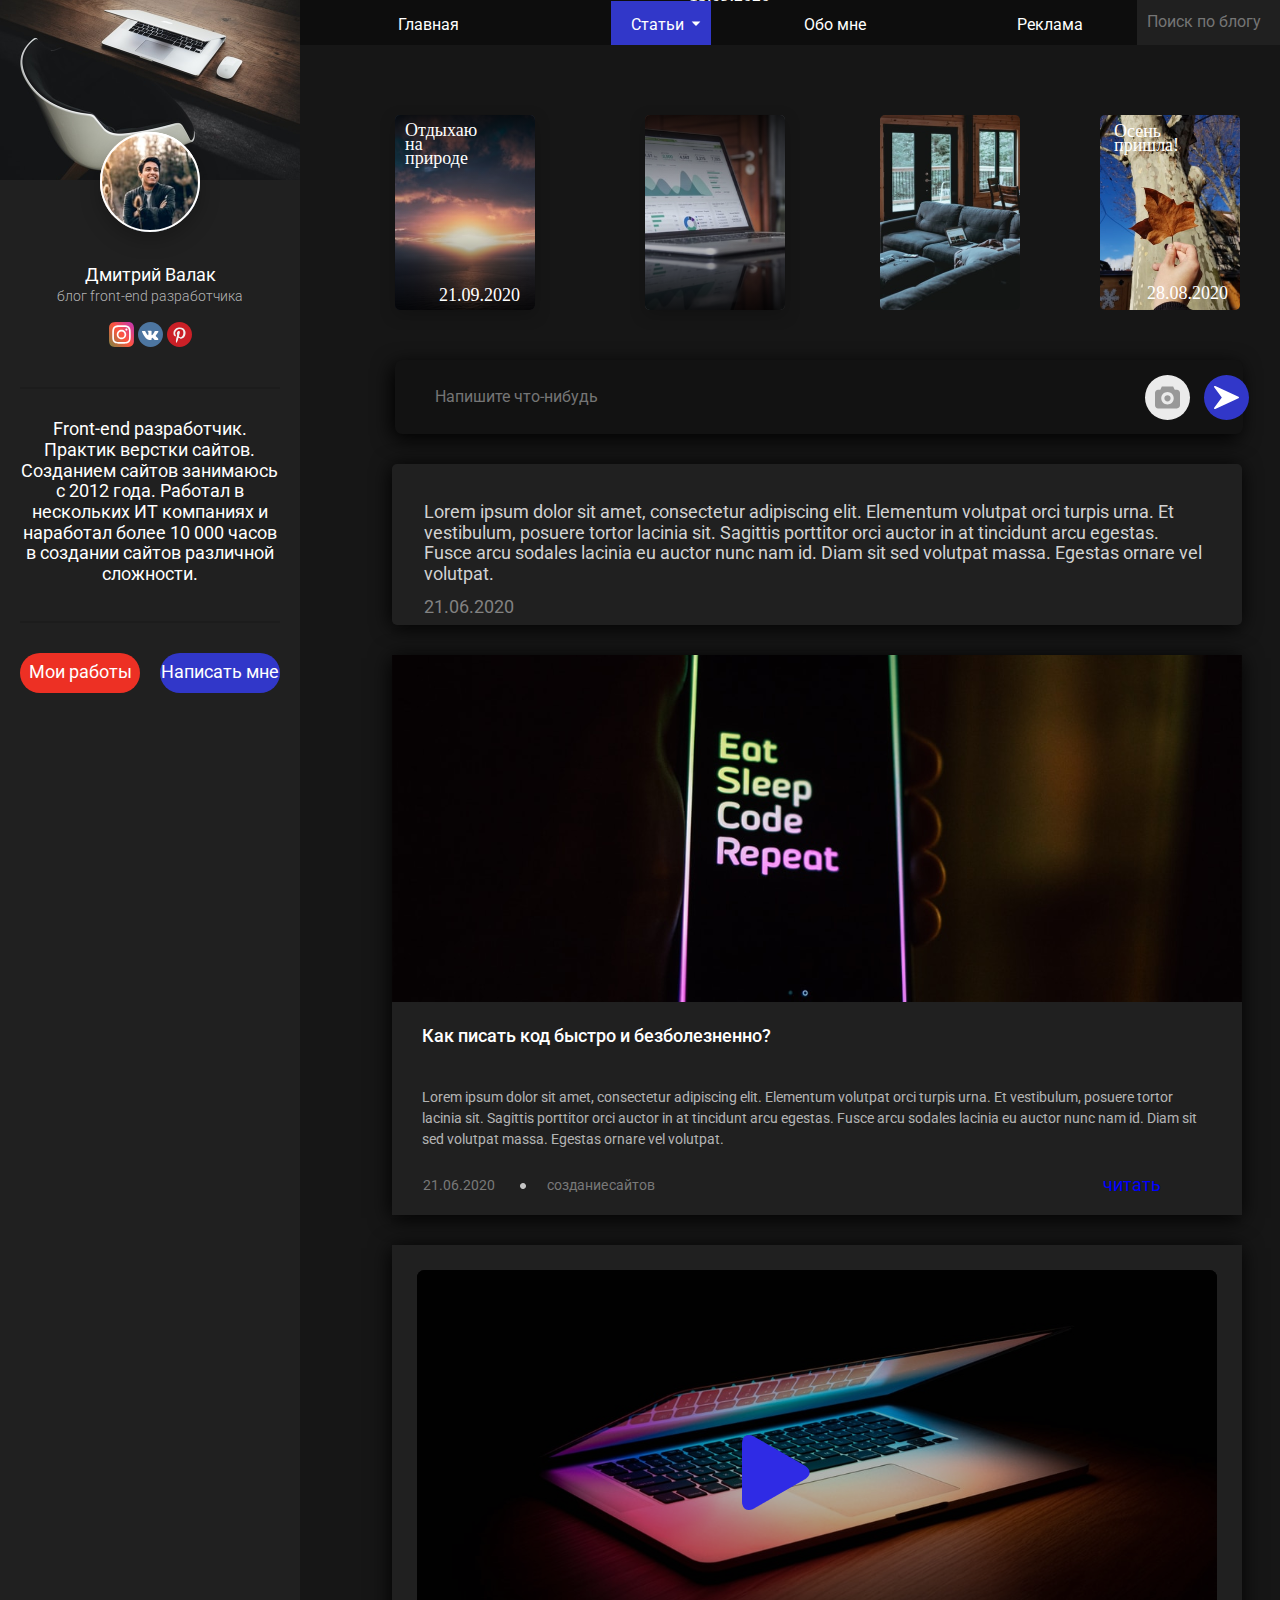
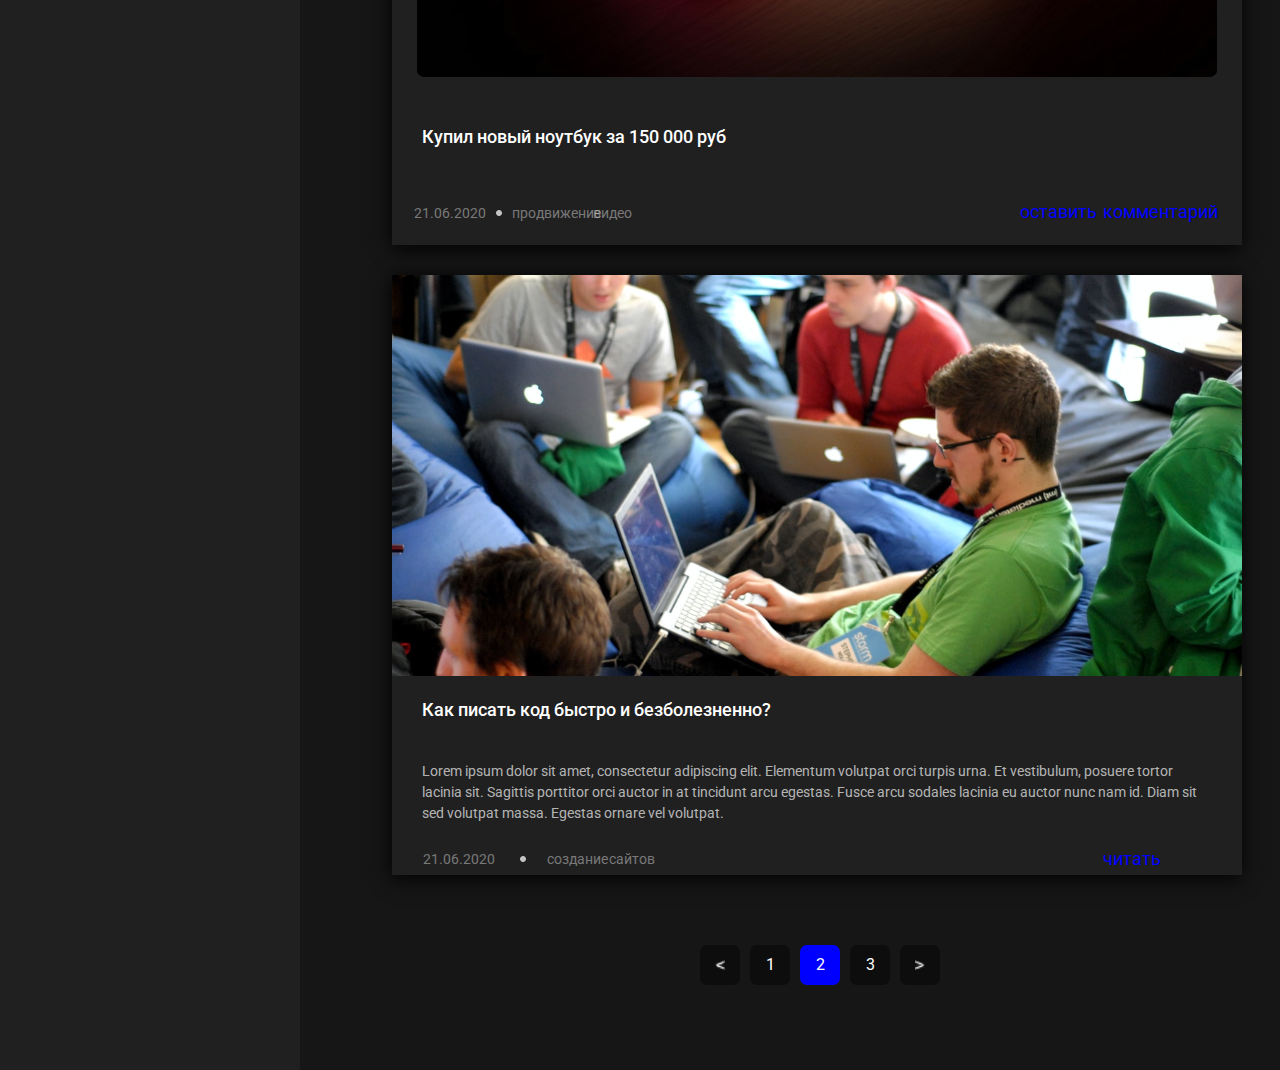
<file: index.html>
<!DOCTYPE html>
<html lang="en">
  <head>
    <meta charset="UTF-8" />
    <meta http-equiv="X-UA-Compatible" content="IE=edge" />
    <meta name="viewport" content="width=device-width, initial-scale=1.0" />
    <title>Дмитрий Валак</title>
    <link rel="preconnect" href="https://fonts.googleapis.com" />
    <link rel="preconnect" href="https://fonts.gstatic.com" crossorigin />
    <link
      href="https://fonts.googleapis.com/css2?family=Roboto:wght@300;400;500&display=swap"
      rel="stylesheet"
    />
    <link rel="stylesheet" href="css/normalize.css" />
    <link rel="stylesheet" href="css/main.css" />
  </head>
  <body>
    <!-- Left container -->

    <div class="left-container">
      <div class="bgi">
        <img
          class="left-container-img"
          src="imgs/svg/Rectangle 1.svg"
          alt="Bu yerda svg rasm bor"
        />
      </div>
      <div class="to-center">
        <div class="person">
          <img
            src="imgs/svg/Ellipse 1 (1).svg"
            alt="Bu yerda Дмитрининг rasmi bor."
          />
        </div>
      </div>
      <div class="to-center">
        <div class="name">
          <h2>Дмитрий Валак</h2>
          <span><p>блог front-end разработчика</p></span>
        </div>
      </div>
      <div class="to-center">
        <div class="left-container-icon">
          <img class="gap" src="imgs/svg/instagram (1) 1.svg" alt="" />
          <img class="gap" src="imgs/svg/Group (1).svg" alt="" />
          <img class="gap" src="imgs/svg/Group (2).svg" alt="" />
        </div>
      </div>

      <div class="to-center">
        <div class="none-line"></div>
      </div>

      <div class="to-center">
        <div class="left-content-text">
          <p>
            Front-end разработчик. Практик верстки сайтов. Созданием сайтов
            занимаюсь с 2012 года. Работал в нескольких ИТ компаниях и наработал
            более 10 000 часов в создании сайтов различной сложности.
          </p>
        </div>
      </div>

      <div class="to-center">
        <div class="none-line"></div>
      </div>

      <div class="to-center left-btn">
        <div class="red btn"><a href="#">Мои работы</a></div>
        <div class="blue btn"><a href="#">Написать мне</a></div>
      </div>
    </div>

    <!-- Left container END -->

    <!-- Right container -->

    <!-- Navbar -->

    <div class="right-content">
      <nav class="site-nav">
        <ul>
          <li><a class="nav-link" href="#">Главная</a></li>
          <div class="bgc">
            <li class="dropdown">
              <a href="#"
                >Статьи <img class="icon" src="imgs/png/Polygon 2.png" alt="" />
              </a>
              <div class="dropdown-content">
                <a href="#">Создание сайтов</a>

                <a href="#">Интернет-маркетинг</a>

                <a href="#">Продвижение видео</a>
              </div>
            </li>
          </div>
          <li><a class="nav-link" href="#">Обо мне</a></li>
          <li><a class="nav-link" href="#">Реклама</a></li>
        </ul>
        <input
          type="search"
          name="Search"
          id="qidiruv"
          placeholder="Поиск по блогу"
        />
      </nav>

      <section>
        <div class="story">
          <div class="container">
            <div class="father-box-img">
              <div class="story-box">
                <img class="st-img" src="imgs/svg/Rectangle 4.svg" alt="" />
                <div class="text one">
                  <p class="child1">Отдыхаю на природе</p>
                  <p class="p-one">21.09.2020</p>
                </div>
              </div>
              <div class="story-box">
                <img class="st-img" src="imgs/svg/Rectangle 4 (1).svg" alt="" />
                <div class="text two">
                  <p class="child2">Заканчиваю сложный проект</p>
                  <p class="p-two">15.09.2020</p>
                </div>
              </div>
              <div class="story-box twince">
                <img class="st-img" src="imgs/svg/Rectangle 4 (2).svg" alt="" />
                <div class="text three">
                  <p class="child3">Переехал в новую квартиру</p>
                  <p class="p-three">11.09.2020</p>
                </div>
              </div>
              <div class="story-box twince">
                <img class="st-img" src="imgs/svg/Rectangle 4 (3).svg" alt="" />
                <div class="text four">
                  <p class="child4">Осень пришла!</p>
                  <p class="p-four">28.08.2020</p>
                </div>
              </div>
            </div>
          </div>
        </div>
      </section>

      <!-- Input Section  -->

      <div class="container">
        <div class="big-btn">
          <input type="text" placeholder="Напишите что-нибудь" />

          <div class="to-right">
            <a href="#">
              <div class="photo-btn circlebtn">
                <img class="circle-img" src="imgs/svg/photo 1.svg" alt="" />
              </div>
            </a>
            <a href="#">
              <div class="send-btn circlebtn">
                <img class="circle-img" src="imgs/svg/Group (3).svg" alt="" />
              </div>
            </a>
          </div>
        </div>
      </div>

      <!-- Input Section End -->

      <section>
        <div class="container">
          <div class="malumot">
            <span>
              <p class="m-mb">
                Lorem ipsum dolor sit amet, consectetur adipiscing elit.
                Elementum volutpat orci turpis urna. Et vestibulum, posuere
                tortor lacinia sit. Sagittis porttitor orci auctor in at
                tincidunt arcu egestas. Fusce arcu sodales lacinia eu auctor
                nunc nam id. Diam sit sed volutpat massa. Egestas ornare vel
                volutpat.
              </p>
            </span>

            <p class="malumot-data">21.06.2020</p>
          </div>
        </div>
      </section>

      <section>
        <div class="container">
          <div class="right-c-link-p">
            <a href="html/hover.html">
              <div class="all-link-one">
                <img class="svg" src="imgs/svg/Rectangle 5.svg" alt="" />
                <h2 class="link-h2">Как писать код быстро и безболезненно?</h2>
                <p class="link-p">
                  Lorem ipsum dolor sit amet, consectetur adipiscing elit.
                  Elementum volutpat orci turpis urna. Et vestibulum, posuere
                  tortor lacinia sit. Sagittis porttitor orci auctor in at
                  tincidunt arcu egestas. Fusce arcu sodales lacinia eu auctor
                  nunc nam id. Diam sit sed volutpat massa. Egestas ornare vel
                  volutpat.
                </p>
                <div class="link-bottom">
                  <p class="similar">21.06.2020</p>
                  <div class="none-circl similar">
                    <img src="imgs/png/Ellipse 3 (1).png" alt="">
                  </div>
                  <p class="similar way">создание<p class="say similar">сайтов</p></p>
                  <p class="some-similar sss similar">читать</p>
                </div>
              </div>
            </a>
          </div>

          

            <div class="all-link-one two">
              <a href="html/hover.html">
            <div class="img-cover">
              <img class="link-twoo" src="imgs/svg/Rectangle 5 (1).svg" alt="" />
            <img class="positi" src="imgs/png/Vector (2).png" alt="">
            </div>
            <h2 class="link-h2">Купил новый ноутбук за 150 000 руб</h2>
            <div class="link-bottom">
              
              <div class="know">
                <p class="similar">21.06.2020</p>

              <div class="none-circl">
                <img class="img-link" src="imgs/png/Ellipse 3 (1).png" alt="">
              </div>
              <p class="simi similar">продвижение</p><p class="sam similar">видео</p>

              </div>

              <p class="some-similar similar">оставить</p><p class="some-similar mil">комментарий</p>
            </div>
            </a>
          </div>

          
        </div>
      </section>


     <a class="pg-dwn" href="html/hover.html">
       <div class="all-link-one three">
                <img class="svg" src="imgs/svg/Rectangle 5 (2).svg" alt="" />
                <h2 class="link-h2">Как писать код быстро и безболезненно?</h2>
                <p class="link-p">
                  Lorem ipsum dolor sit amet, consectetur adipiscing elit. Elementum volutpat orci turpis urna. Et vestibulum, posuere tortor lacinia sit. Sagittis porttitor orci auctor in at tincidunt arcu egestas. Fusce arcu sodales lacinia eu auctor nunc nam id. Diam sit sed volutpat massa. Egestas ornare vel volutpat.
                </p>
                <div class="link-bottom">
                  <p class="similar">21.06.2020</p>
                  <div class="none-circl similar">
                    <img src="imgs/png/Ellipse 3 (1).png" alt="">
                  </div>
                  <p class="similar way">создание<p class="say similar">сайтов</p></p>
                  <p class="some-similar sss similar">читать</p>
                </div>
              </div>
     </a>

             <a class="pg-dwn" href="#">
               <div class="another-pages-4">
                <div class="quti1 quti">
                  <img src="imgs/png/_.png" alt="">
                </div>
                <div class="quti2 quti">1</div>
                <div class="quti3 quti">2</div>
                <div class="quti4 quti">3</div>
                <div class="quti4 quti">
                  <img src="imgs/png/_ (1).png" alt="">
                </div>
              </div>
             </a>
             

    </div>
    <!-- Right container END -->
  </body>
</html>
</file>
<file: css/main.css>
* {
  margin: 0;
  padding: 0;
  box-sizing: border-box;
}
html,
body {
  height: 100%;
  display: flex;
}
body {
  font-family: "Roboto", sans-serif;
  background: #161616;
}
/* Left container */
.left-container {
  width: min(100%, 22.3%);
  height: 2670px;
  color: white;
  background: #202020;
}
.person {
  margin-top: -65px;
}
.name {
  display: inline-block;
  text-align: center;
  margin-bottom: 18px;
}
.name h2 {
  font-size: 18px;
  font-weight: 400;
  line-height: 21px;
  letter-spacing: 0em;
  text-align: center;
  margin-bottom: 3px;
}
.name p {
  font-size: 14px;
  font-weight: 300;
  line-height: 16px;
  color: rgba(196, 196, 196, 0.915);
}
.to-center {
  display: flex;
  justify-content: center;
}
.none-line {
  width: 260px;
  margin-top: 36px;
  border: 1px solid #1c1c1c;
  margin-bottom: 30px;
}
.left-content-text {
  width: min(100%, 88.1%);
  text-align: center;
  font-weight: 400;
  color: rgba(255, 255, 255, 0.816);
}
.left-btn {
  gap: 20px;
}
.btn {
  width: 120px;
  height: 40px;
  display: flex;
  color: white;
  text-align: center;
  justify-content: center;
  align-items: center;
  border-radius: 70px;
}
.btn a {
  color: white;
  text-decoration: none;
  font-size: 2vh;
}
.red {
  background-color: #ed3024;
}
.blue {
  background-color: #3137c9;
}

/* Left container End */

/* Right container */
.container {
  width: min(100%, 1000px);
  padding: 0 40px;
}
.site-nav {
  width: 1049px;
  height: 45px;
  display: flex;
  background: #0d0d0d;
  justify-content: end;
  margin-bottom: 60px;
}
ul {
  display: flex;
  gap: 93px;
  text-decoration: none;
  list-style: none;
  align-items: center;
  justify-content: center;
}
.site-nav ul li {
  width: 120px;
  height: 13px;
  display: flex;
}
.site-nav input {
  width: 212px;
  border: none;
  color: white;
  background-color: #202020;
  justify-content: center;
  align-items: center;
  text-align: centere;
  padding: 10px;
}
ul a {
  text-decoration: none;
  color: white;
}
.site-nav li {
  display: flex;
  flex-direction: column;
  position: relative;
  gap: 20px;
}
.icon {
  display: flex;
  margin-top: -13px;
  margin-left: 60px;
}
/* dropdown */
.bgc {
  width: 100px;
  height: 44px;
  display: flex;
  justify-content: center;
  align-items: center;
  background-color: #3137c9;
}
.dropdown {
  width: 86px;
  height: 40px;
  position: relative;
  display: inline-block;
  margin-left: 20px;
}

.dropdown-content {
  width: 200px;
  height: 90px;
  display: none;
  position: absolute;
  background-color: #3137c9;
  min-width: 160px;
  padding: 20px 14px;
  margin-top: 25px;
  margin-left: -20px;
  gap: 20px;
}

.dropdown:hover .dropdown-content {
  display: block;
}
.dropdown-content a {
  height: 14px;
  width: 200px;
  font-size: 2.5vh;
}
/* dropdown END */

.story-box {
  display: flex;
  align-items: center;
  margin: 0 40px;
}
.twince {
  display: flex;
  justify-content: center;
  align-items: center;
  margin-top: -10px;
}
.father-box-img {
  display: flex;
  align-items: center;
}
.text {
  width: 100px;
  font-family: Lato;
  font-size: 12px;
  font-weight: 400;
  line-height: 14px;
  position: absolute;
  color: rgba(255, 255, 255, 0.729);
  z-index: 1;
}
.child1 {
  position: absolute;
  top: -95px;
  left: 25px;
}
.p-one {
  position: absolute;
  top: 70px;
  right: -40px;
}
.child2 {
  width: 110px;
  position: absolute;
  top: -95px;
  left: 25px;
}
.p-two {
  position: absolute;
  top: 70px;
  right: -40px;
}
.child3 {
  width: 110px;
  position: absolute;
  top: -89px;
  left: -7px;
}
.p-three {
  position: absolute;
  top: 73px;
  right: -10px;
}
.child4 {
  position: absolute;
  top: -89px;
  left: -6px;
}
.p-four {
  position: absolute;
  top: 73px;
  right: -8px;
}

/* Story END */

/* Input Btn */

.big-btn {
  width: 848px;
  height: 74px;
  display: flex;
  align-items: center;
  background: #121212;
  box-shadow: -3px 5px 20px black;
  border-radius: 7px;
  margin: 0 55px;
  margin-top: 30px;
  margin-bottom: 30px;
}
.big-btn input {
  border: none;
  padding: 40px;
  background-color: rgba(255, 255, 255, 0);
}
.circlebtn {
  width: 45px;
  height: 45px;
  margin: 0 7px;
  display: flex;
  align-items: center;
  justify-content: center;
  border-radius: 50%;
  background-color: #fff;
}
.circle-img {
  width: 25px;
}
.photo-btn {
  background-color: #ebebeb;
}
.send-btn {
  background-color: #3137c9;
}
.to-right {
  display: flex;
  justify-content: end;
  margin-left: 460px;
}
/* Input Btn END */

/* Ma'lumot */

.malumot {
  width: 850px;
  height: 161px;
  padding: 20px 32px;
  margin-left: 52px;
  border-radius: 5px;
  color: white;
  margin-bottom: 30px;
  background: #202020;
  box-shadow: -1px 2px 20px black;
}
.malumot .m-mb {
  color: #d2d2d2;
  font-weight: 400;
  margin-top: 18px;
  margin-bottom: 12px;
  text-align: left;
}

.malumot-data {
  color: #828282;
}

/* Ma'lumot END */

/* Linkli qismi */

.all-link-one {
  width: 850px;
  height: 560px;
  margin-left: 52px;
  background: #202020;
  margin-bottom: 30px;
  box-shadow: -1px 3px 20px black;
}
.all-link-one .link-h2,
.link-p {
  padding: 20px 30px;
}
.link-h2 {
  font-weight: 500;
}
.link-p {
  color: rgba(255, 255, 255, 0.679);
  font-size: 14px;
  font-weight: 400;
  line-height: 21px;
}
.right-c-link-p a {
  list-style: none;
  text-decoration: none;
}
.all-link-one h2,
p {
  color: white;
  font-size: 18px;
}
.svg {
  width: 850px;
}
.link-bottom {
  width: 800px;
  display: flex;
  align-items: center;
  margin-top: 5px;
  padding: 0 31px;
  gap: 14px;
}
.none-circle {
  width: 8px;
  height: 8px;
  margin-top: -4px;
  border-radius: 50%;
  background-color: #fff;
}
.positi {
  position: absolute;
  left: 58%;
  top: 1435px;
}
.similar {
  width: 500px;
  display: flex;
  font-size: 14px;
  color: rgba(255, 255, 255, 0.403);
}
.some-similar {
  width: 300px;
  display: flex;
  color: blue;
  font-size: 18px;
  margin-left: 383px;
  margin-top: 30px;
}
.say {
  display: flex;
  margin-left: -35px;
}
.sss {
  margin-top: 0px;
}
.way {
  margin-left: -70px;
}
.link-twoo {
  width: 800px;
  margin: 25px;
}
.sim-wid {
  display: flex;
  width: 500px;
  align-items: center;
}
.sim {
  width: 500px;
  display: flex;
  align-items: center;
}
.two {
  height: 600px;
}
.two a {
  text-decoration: none;
}
.simi {
  display: flex;
}
.sam {
  display: flex;
  margin-left: -8px;
}
.know {
  width: 200px;
  display: flex;
  align-items: center;
  justify-content: center;
  margin-top: 30px;
}
.img-link {
  margin: 0 10px;
  display: flex;
}
.mil {
  margin-left: -8px;
  margin-top: 30px;
}


.three {
  height: 600px;
  margin-left: 92px;
}
.another-pages-4 {
  display: flex;
  gap: 10px;
  color: white;
  margin-top: 70px;
  margin-left: 400px;
}
.quti {
  width: 40px;
  height: 40px;
  display: flex;
  border-radius: 7px;
  align-items: center;
  justify-content: center;
  background: #0D0D0D;
}
.another-pages-4 img {
  width: 10px;
  height: 10px;
}
.quti3 {
  background-color: blue;
}
.pg-dwn {
  text-decoration: none;
}
/* Linkli qismi END */

/* Right container End */
</file>
